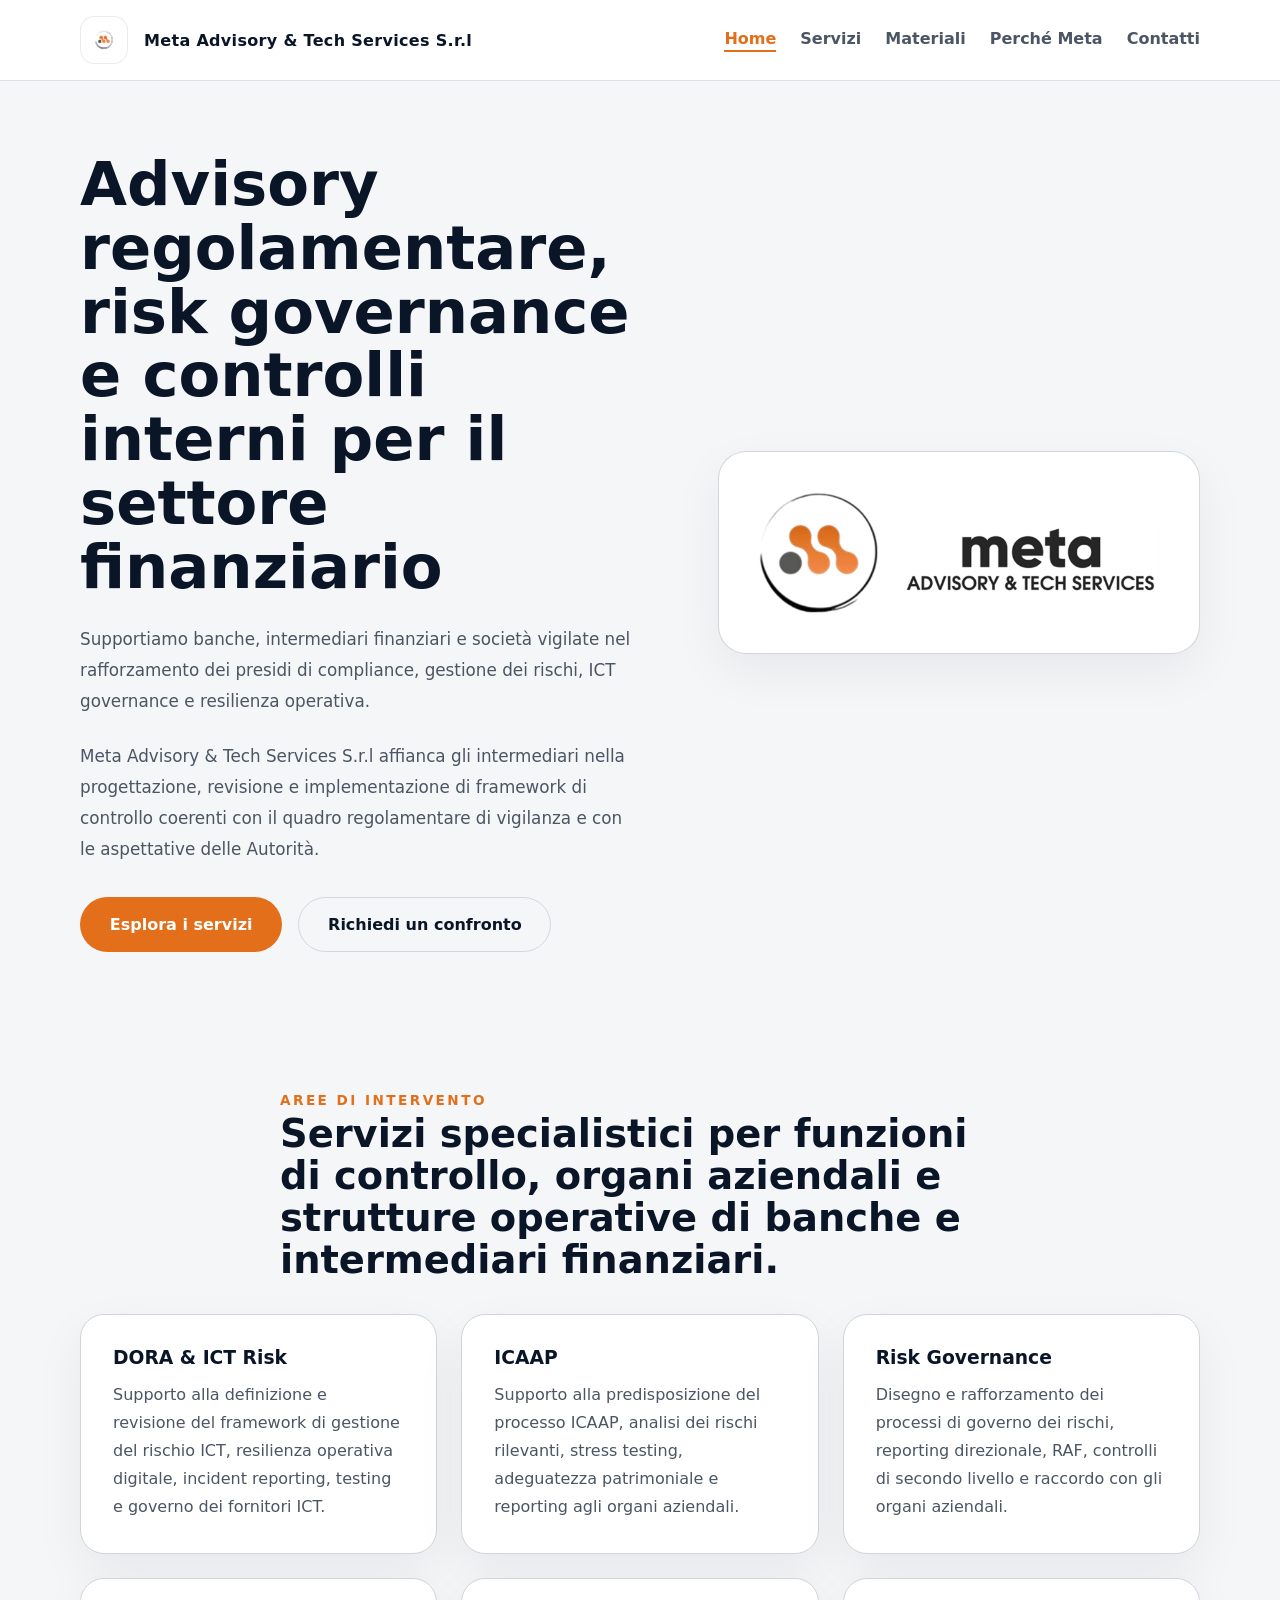
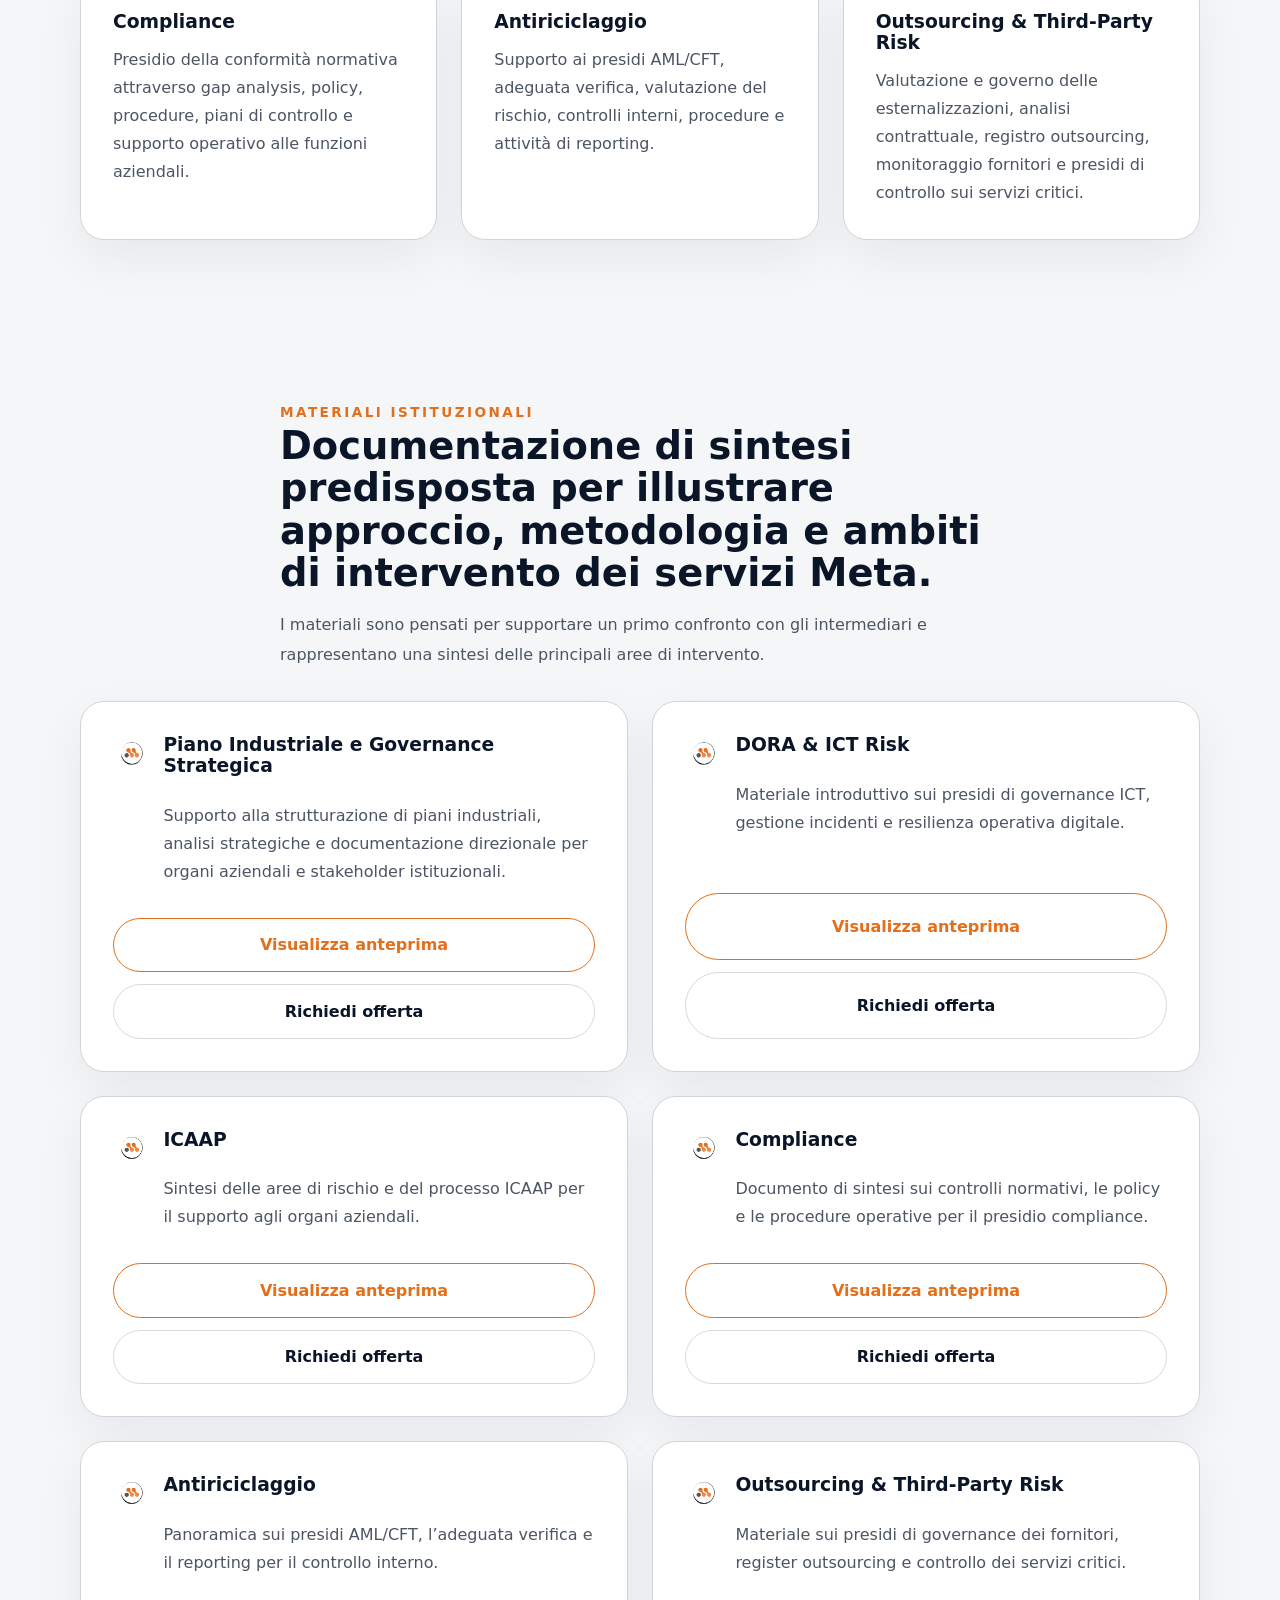
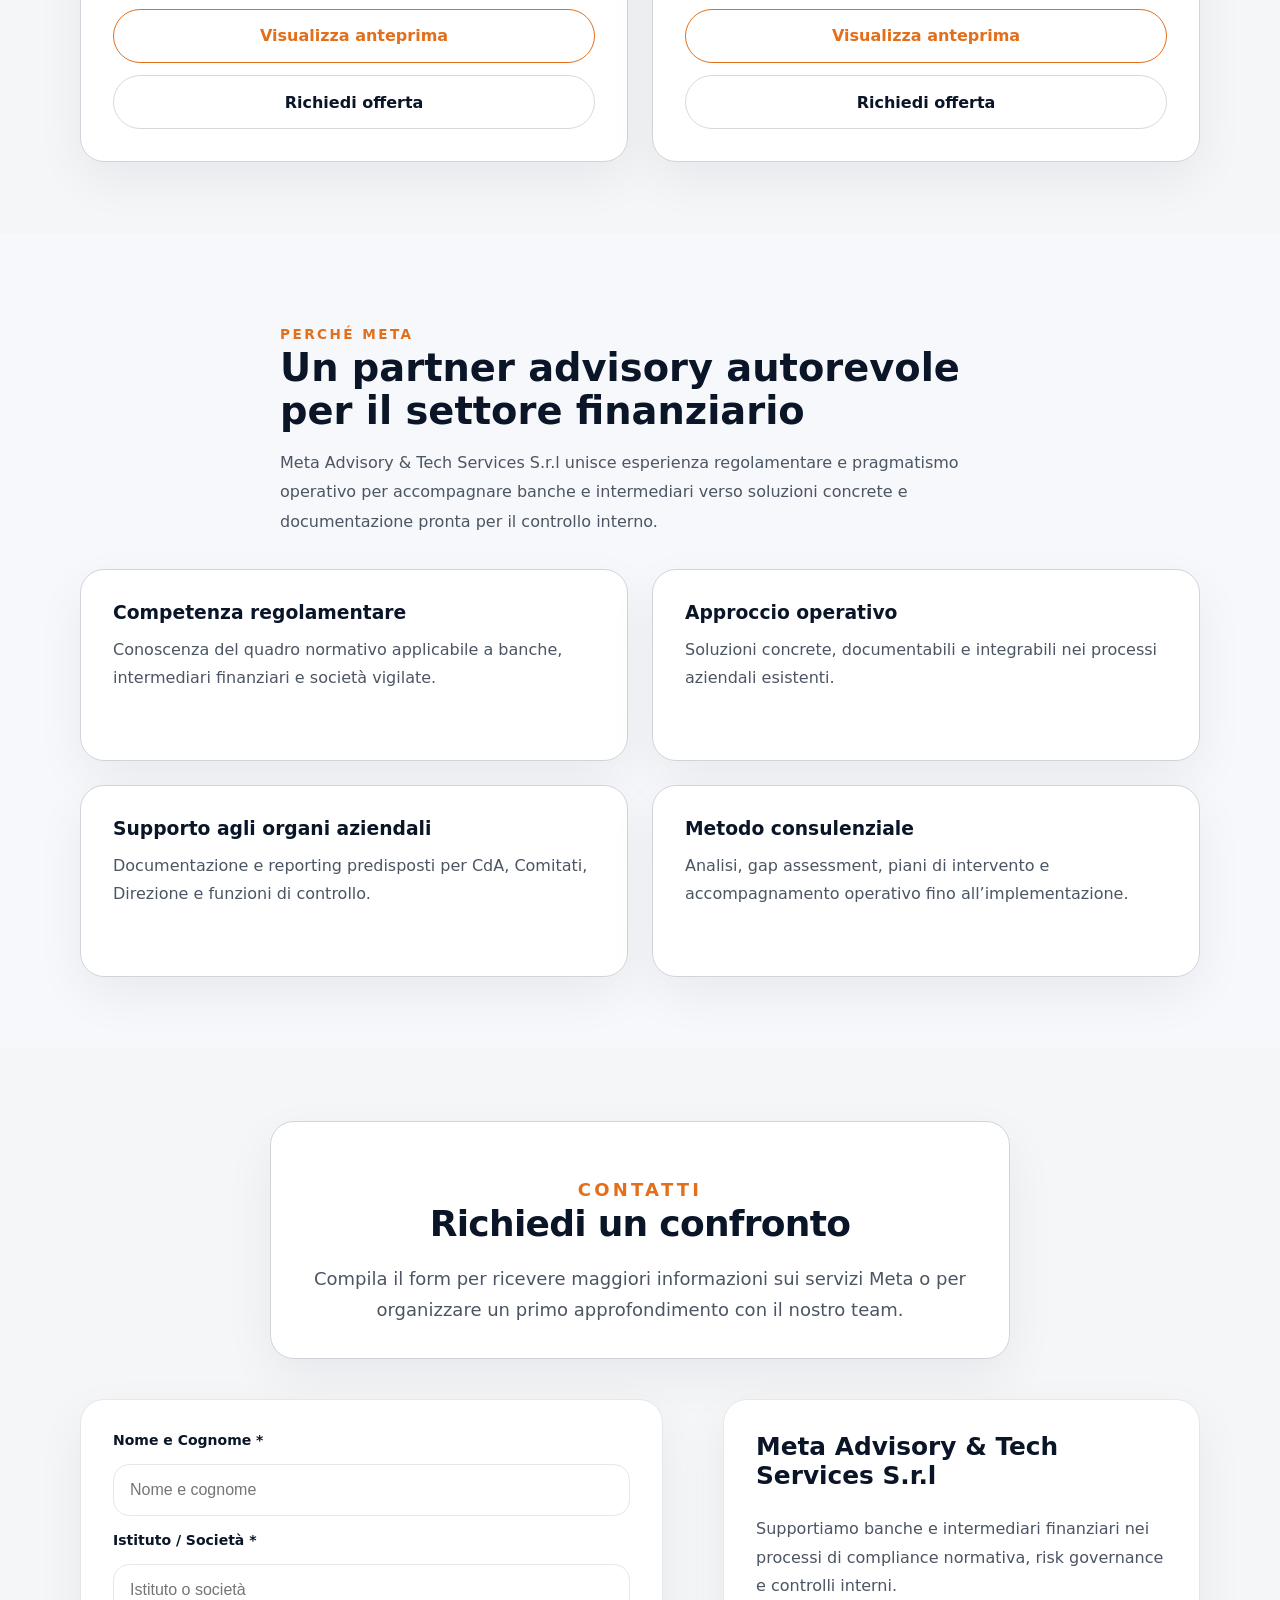
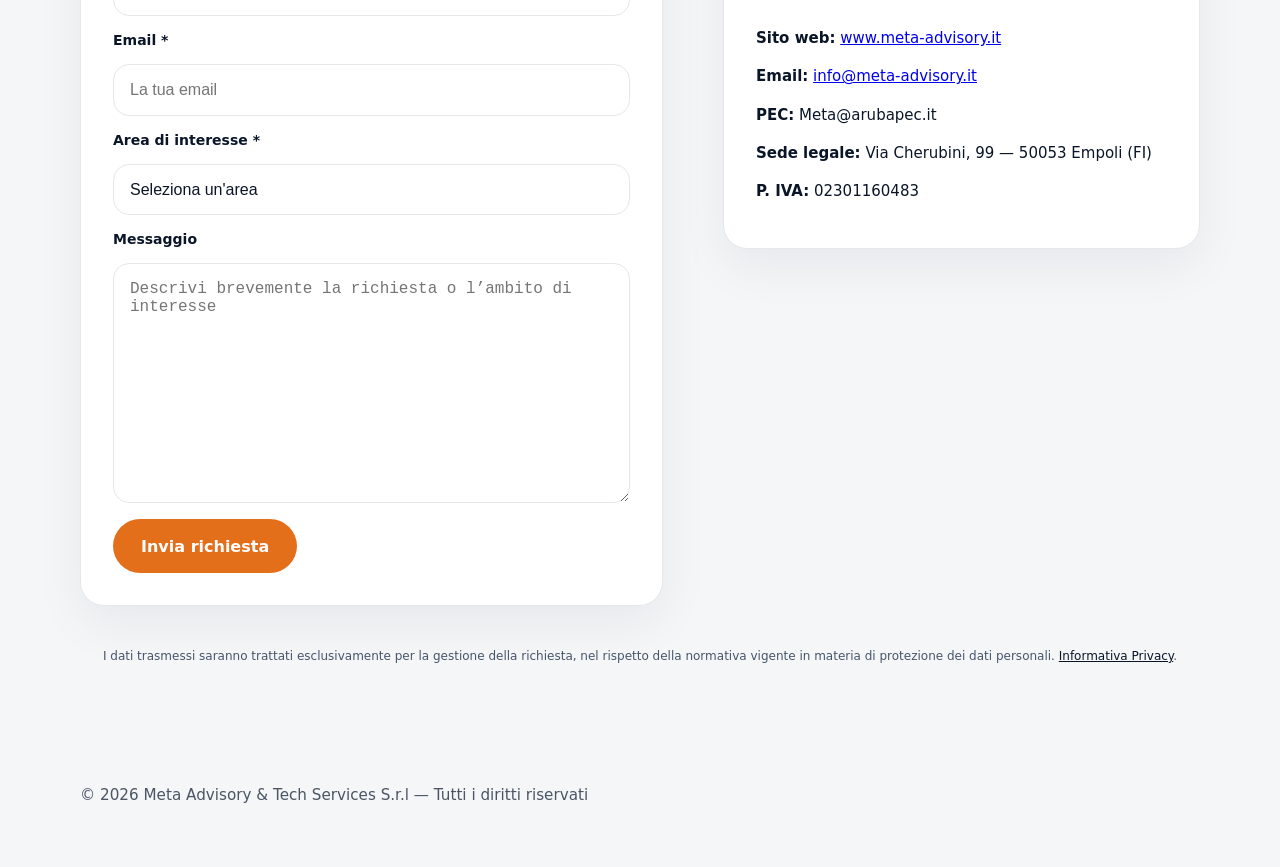
<file: index.html>
<!DOCTYPE html>
<html lang="it">
<head>
  <meta charset="UTF-8" />
  <meta name="viewport" content="width=device-width, initial-scale=1.0" />
  <title>Meta Advisory & Tech Services S.r.l</title>
  <meta name="description" content="Sito professionale per presentare servizi consulenziali destinati a banche, intermediari finanziari e società regolamentate." />
  <link rel="stylesheet" href="styles.css" />
</head>
<body>
  <div class="page-shell">
    <header class="site-header">
      <div class="container header-inner">
        <a class="brand" href="#hero">
          <span class="brand-mark">
            <img src="4.png" alt="Meta Advisory logo" />
          </span>
          <span>Meta Advisory & Tech Services S.r.l</span>
        </a>
        <nav class="main-nav" aria-label="Navigazione principale">
          <a href="#hero">Home</a>
          <a href="#services">Servizi</a>
          <a href="#presentations">Materiali</a>
          <a href="#why-meta">Perché Meta</a>
          <a href="#contact">Contatti</a>
        </nav>
      </div>
    </header>

    <main>
      <section id="hero" class="hero-section">
        <div class="container hero-grid">
          <div class="hero-copy">
            <h1>Advisory regolamentare, risk governance e controlli interni per il settore finanziario</h1>
            <p>Supportiamo banche, intermediari finanziari e società vigilate nel rafforzamento dei presidi di compliance, gestione dei rischi, ICT governance e resilienza operativa.</p>
            <p>Meta Advisory & Tech Services S.r.l affianca gli intermediari nella progettazione, revisione e implementazione di framework di controllo coerenti con il quadro regolamentare di vigilanza e con le aspettative delle Autorità.</p>
            <div class="hero-actions">
              <a class="btn btn-primary" href="#services">Esplora i servizi</a>
              <a class="btn btn-secondary" href="#contact">Richiedi un confronto</a>
            </div>
          </div>
          <div class="hero-image">
            <img src="Logo Meta copy.png" alt="Meta advisory logo" />
          </div>
        </div>
      </section>

      <section id="services" class="section services-section">
        <div class="container section-header-group">
          <p class="section-label">Aree di intervento</p>
          <h2>Servizi specialistici per funzioni di controllo, organi aziendali e strutture operative di banche e intermediari finanziari.</h2>
        </div>
        <div class="container card-grid">
          <article class="service-card">
            <h3>DORA & ICT Risk</h3>
            <p>Supporto alla definizione e revisione del framework di gestione del rischio ICT, resilienza operativa digitale, incident reporting, testing e governo dei fornitori ICT.</p>
          </article>
          <article class="service-card">
            <h3>ICAAP</h3>
            <p>Supporto alla predisposizione del processo ICAAP, analisi dei rischi rilevanti, stress testing, adeguatezza patrimoniale e reporting agli organi aziendali.</p>
          </article>
          <article class="service-card">
            <h3>Risk Governance</h3>
            <p>Disegno e rafforzamento dei processi di governo dei rischi, reporting direzionale, RAF, controlli di secondo livello e raccordo con gli organi aziendali.</p>
          </article>
          <article class="service-card">
            <h3>Compliance</h3>
            <p>Presidio della conformità normativa attraverso gap analysis, policy, procedure, piani di controllo e supporto operativo alle funzioni aziendali.</p>
          </article>
          <article class="service-card">
            <h3>Antiriciclaggio</h3>
            <p>Supporto ai presidi AML/CFT, adeguata verifica, valutazione del rischio, controlli interni, procedure e attività di reporting.</p>
          </article>
          <article class="service-card">
            <h3>Outsourcing & Third-Party Risk</h3>
            <p>Valutazione e governo delle esternalizzazioni, analisi contrattuale, registro outsourcing, monitoraggio fornitori e presidi di controllo sui servizi critici.</p>
          </article>
        </div>
      </section>

      <section id="presentations" class="section presentations-section">
        <div class="container section-header-group">
          <p class="section-label">Materiali istituzionali</p>
          <h2>Documentazione di sintesi predisposta per illustrare approccio, metodologia e ambiti di intervento dei servizi Meta.</h2>
          <p>I materiali sono pensati per supportare un primo confronto con gli intermediari e rappresentano una sintesi delle principali aree di intervento.</p>
        </div>
        <div class="container presentation-grid">
          <article class="presentation-card">
            <div class="presentation-card-header">
              <img src="4.png" alt="Meta logo" />
              <div>
                <h3>Piano Industriale e Governance Strategica</h3>
                <p>Supporto alla strutturazione di piani industriali, analisi strategiche e documentazione direzionale per organi aziendali e stakeholder istituzionali.</p>
              </div>
            </div>
            <div class="presentation-actions">
              <a class="btn btn-tertiary" href="Meta_Piano_Industriale_2026-2028_NUOVO%20TEMA.pptx" target="_blank" rel="noopener">Visualizza anteprima</a>
              <a class="btn btn-secondary" href="#contact">Richiedi offerta</a>
            </div>
          </article>
          <article class="presentation-card">
            <div class="presentation-card-header">
              <img src="4.png" alt="Meta logo" />
              <div>
                <h3>DORA & ICT Risk</h3>
                <p>Materiale introduttivo sui presidi di governance ICT, gestione incidenti e resilienza operativa digitale.</p>
              </div>
            </div>
            <div class="presentation-actions">
              <a class="btn btn-tertiary" href="META%20copy.pptx" target="_blank" rel="noopener">Visualizza anteprima</a>
              <a class="btn btn-secondary" href="#contact">Richiedi offerta</a>
            </div>
          </article>
          <article class="presentation-card">
            <div class="presentation-card-header">
              <img src="4.png" alt="Meta logo" />
              <div>
                <h3>ICAAP</h3>
                <p>Sintesi delle aree di rischio e del processo ICAAP per il supporto agli organi aziendali.</p>
              </div>
            </div>
            <div class="presentation-actions">
              <button class="btn btn-tertiary" data-preview="ICAAP">Visualizza anteprima</button>
              <a class="btn btn-secondary" href="#contact">Richiedi offerta</a>
            </div>
          </article>
          <article class="presentation-card">
            <div class="presentation-card-header">
              <img src="4.png" alt="Meta logo" />
              <div>
                <h3>Compliance</h3>
                <p>Documento di sintesi sui controlli normativi, le policy e le procedure operative per il presidio compliance.</p>
              </div>
            </div>
            <div class="presentation-actions">
              <button class="btn btn-tertiary" data-preview="Compliance">Visualizza anteprima</button>
              <a class="btn btn-secondary" href="#contact">Richiedi offerta</a>
            </div>
          </article>
          <article class="presentation-card">
            <div class="presentation-card-header">
              <img src="4.png" alt="Meta logo" />
              <div>
                <h3>Antiriciclaggio</h3>
                <p>Panoramica sui presidi AML/CFT, l’adeguata verifica e il reporting per il controllo interno.</p>
              </div>
            </div>
            <div class="presentation-actions">
              <button class="btn btn-tertiary" data-preview="Antiriciclaggio">Visualizza anteprima</button>
              <a class="btn btn-secondary" href="#contact">Richiedi offerta</a>
            </div>
          </article>
          <article class="presentation-card">
            <div class="presentation-card-header">
              <img src="4.png" alt="Meta logo" />
              <div>
                <h3>Outsourcing & Third-Party Risk</h3>
                <p>Materiale sui presidi di governance dei fornitori, register outsourcing e controllo dei servizi critici.</p>
              </div>
            </div>
            <div class="presentation-actions">
              <button class="btn btn-tertiary" data-preview="Outsourcing & Third-Party Risk">Visualizza anteprima</button>
              <a class="btn btn-secondary" href="#contact">Richiedi offerta</a>
            </div>
          </article>
        </div>
      </section>

      <section id="why-meta" class="section why-section">
        <div class="container section-header-group">
          <p class="section-label">Perché Meta</p>
          <h2>Un partner advisory autorevole per il settore finanziario</h2>
          <p>Meta Advisory & Tech Services S.r.l unisce esperienza regolamentare e pragmatismo operativo per accompagnare banche e intermediari verso soluzioni concrete e documentazione pronta per il controllo interno.</p>
        </div>
        <div class="container benefit-list">
          <article class="benefit-card">
            <h3>Competenza regolamentare</h3>
            <p>Conoscenza del quadro normativo applicabile a banche, intermediari finanziari e società vigilate.</p>
          </article>
          <article class="benefit-card">
            <h3>Approccio operativo</h3>
            <p>Soluzioni concrete, documentabili e integrabili nei processi aziendali esistenti.</p>
          </article>
          <article class="benefit-card">
            <h3>Supporto agli organi aziendali</h3>
            <p>Documentazione e reporting predisposti per CdA, Comitati, Direzione e funzioni di controllo.</p>
          </article>
          <article class="benefit-card">
            <h3>Metodo consulenziale</h3>
            <p>Analisi, gap assessment, piani di intervento e accompagnamento operativo fino all’implementazione.</p>
          </article>
        </div>
      </section>

      <section id="contact" class="section contact-section">
        <div class="container contact-header">
          <div class="contact-panel">
            <p class="section-label">Contatti</p>
            <h2>Richiedi un confronto</h2>
            <p>Compila il form per ricevere maggiori informazioni sui servizi Meta o per organizzare un primo approfondimento con il nostro team.</p>
          </div>
        </div>
        <div class="container contact-grid">
          <form class="contact-form" action="mailto:info@meta-advisory.it" method="post" enctype="text/plain">
            <label for="name">Nome e Cognome *</label>
            <input id="name" name="Nome e Cognome" type="text" placeholder="Nome e cognome" required />
            <label for="company">Istituto / Società *</label>
            <input id="company" name="Istituto / Società" type="text" placeholder="Istituto o società" required />
            <label for="email">Email *</label>
            <input id="email" name="Email" type="email" placeholder="La tua email" required />
            <label for="interest">Area di interesse *</label>
            <select id="interest" name="Area di interesse" required>
              <option value="">Seleziona un'area</option>
              <option value="DORA & ICT Risk">DORA & ICT Risk</option>
              <option value="ICAAP">ICAAP</option>
              <option value="Risk Governance">Risk Governance</option>
              <option value="Compliance">Compliance</option>
              <option value="Antiriciclaggio">Antiriciclaggio</option>
              <option value="Outsourcing & Third-Party Risk">Outsourcing & Third-Party Risk</option>
              <option value="Altro">Altro</option>
            </select>
            <label for="message">Messaggio</label>
            <textarea id="message" name="Messaggio" rows="5" placeholder="Descrivi brevemente la richiesta o l’ambito di interesse"></textarea>
            <button type="submit" class="btn btn-primary">Invia richiesta</button>
          </form>
          <aside class="company-data">
            <div class="company-card">
              <h3>Meta Advisory & Tech Services S.r.l</h3>
              <p>Supportiamo banche e intermediari finanziari nei processi di compliance normativa, risk governance e controlli interni.</p>
              <div class="company-details">
                <p><strong>Sito web:</strong> <a href="https://www.meta-advisory.it" target="_blank" rel="noopener">www.meta-advisory.it</a></p>
                <p><strong>Email:</strong> <a href="mailto:info@meta-advisory.it">info@meta-advisory.it</a></p>
                <p><strong>PEC:</strong> Meta@arubapec.it</p>
                <p><strong>Sede legale:</strong> Via Cherubini, 99 — 50053 Empoli (FI)</p>
                <p><strong>P. IVA:</strong> 02301160483</p>
              </div>
            </div>
          </aside>
        </div>
        <div class="container contact-disclaimer">
          <p>I dati trasmessi saranno trattati esclusivamente per la gestione della richiesta, nel rispetto della normativa vigente in materia di protezione dei dati personali. <a href="#">Informativa Privacy</a>.</p>
        </div>
      </section>
    </main>

    <footer class="site-footer">
      <div class="container footer-inner">
        <p>© 2026 Meta Advisory & Tech Services S.r.l — Tutti i diritti riservati</p>
      </div>
    </footer>
  </div>

  <div class="nav-sidebar" id="navSidebar" aria-hidden="true">
    <div class="nav-sidebar-backdrop"></div>
    <div class="nav-sidebar-panel">
      <div class="nav-sidebar-brand">
        <img src="4.png" alt="Meta Advisory logo" />
        <span>Meta Advisory</span>
      </div>
      <nav class="nav-sidebar-links">
        <a href="#hero">Home</a>
        <a href="#services">Servizi</a>
        <a href="#presentations">Materiali</a>
        <a href="#why-meta">Perché Meta</a>
        <a href="#contact">Contatti</a>
      </nav>
    </div>
  </div>

  <div class="modal" id="previewModal" aria-hidden="true">
    <div class="modal-backdrop" data-close></div>
    <div class="modal-panel" role="dialog" aria-modal="true" aria-labelledby="modalTitle">
      <button class="modal-close" data-close aria-label="Chiudi anteprima">×</button>
      <div class="modal-content">
        <h2 id="modalTitle">Anteprima presentazione</h2>
        <p id="modalDescription">Caricamento anteprima in corso...</p>
        <div class="modal-actions">
          <a class="btn btn-secondary" href="#contact">Richiedi offerta</a>
        </div>
      </div>
    </div>
  </div>

  <script src="script.js"></script>
</body>
</html>
</file>
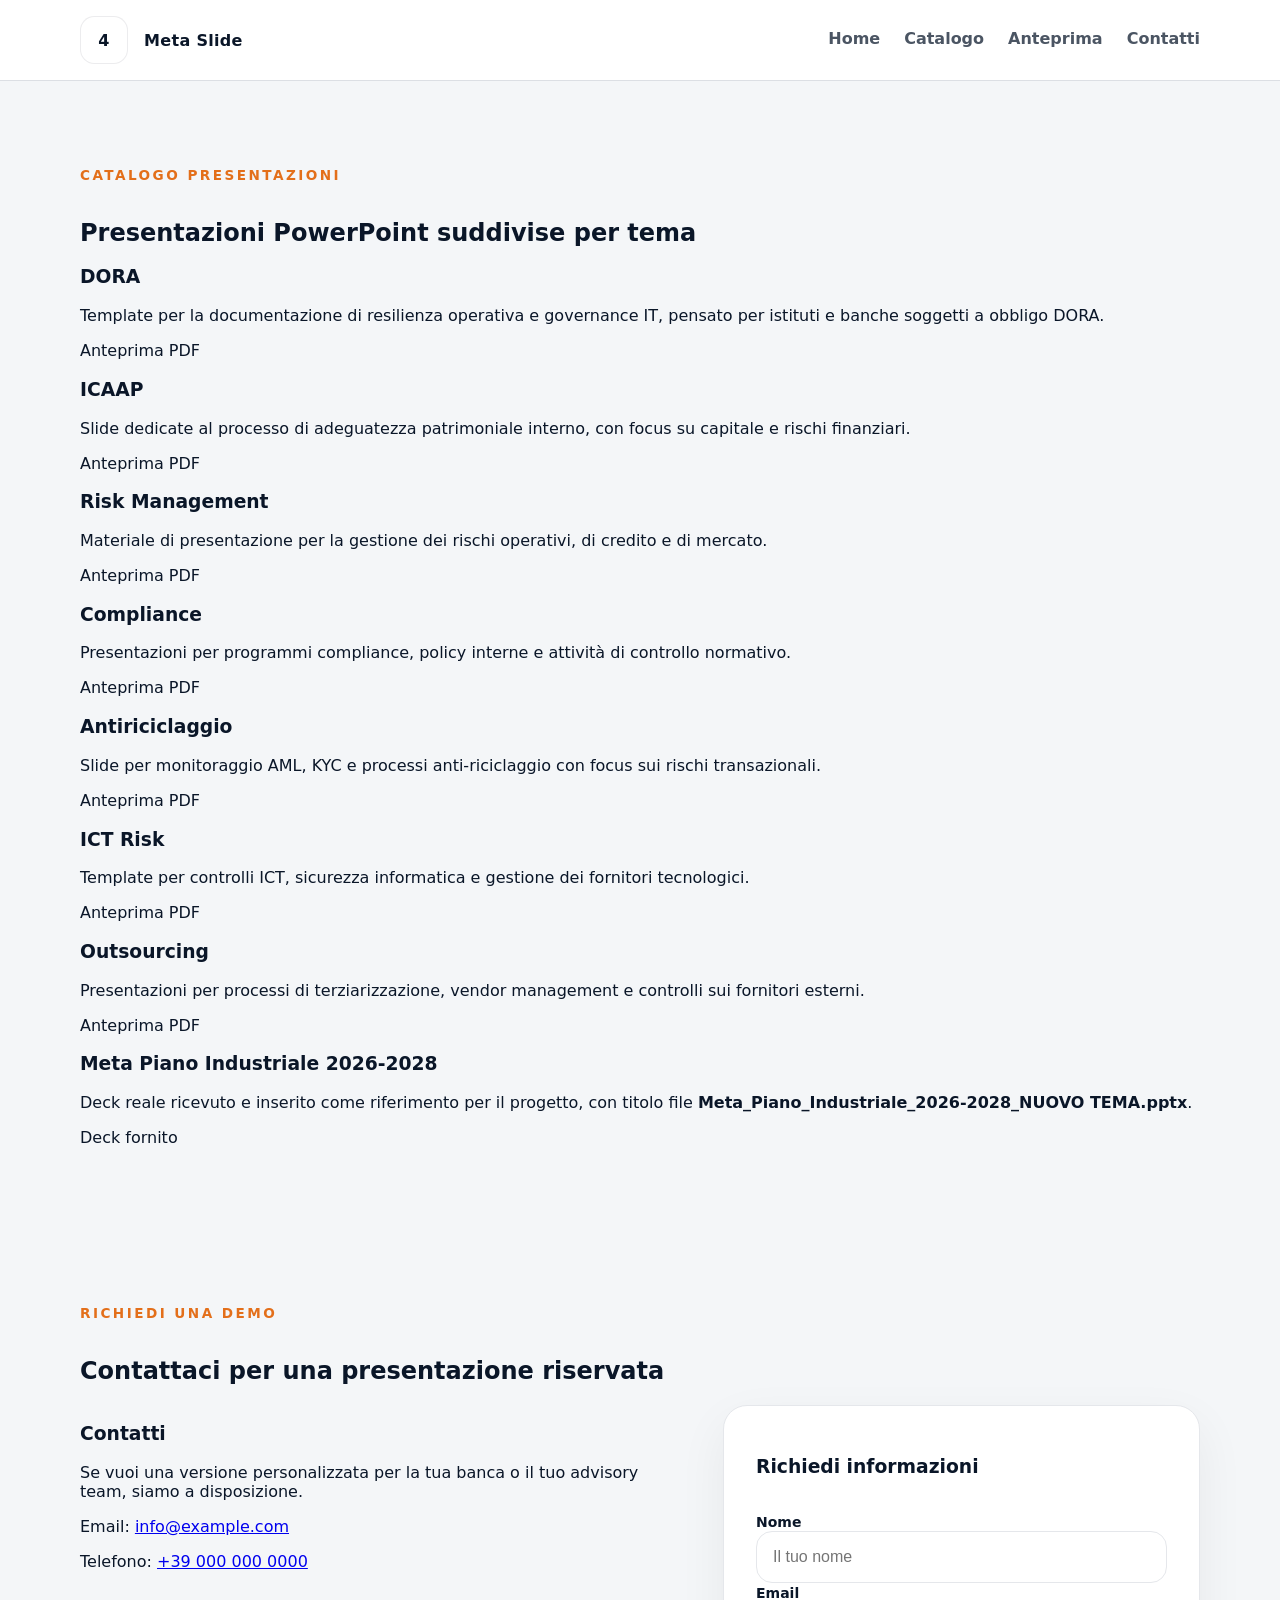
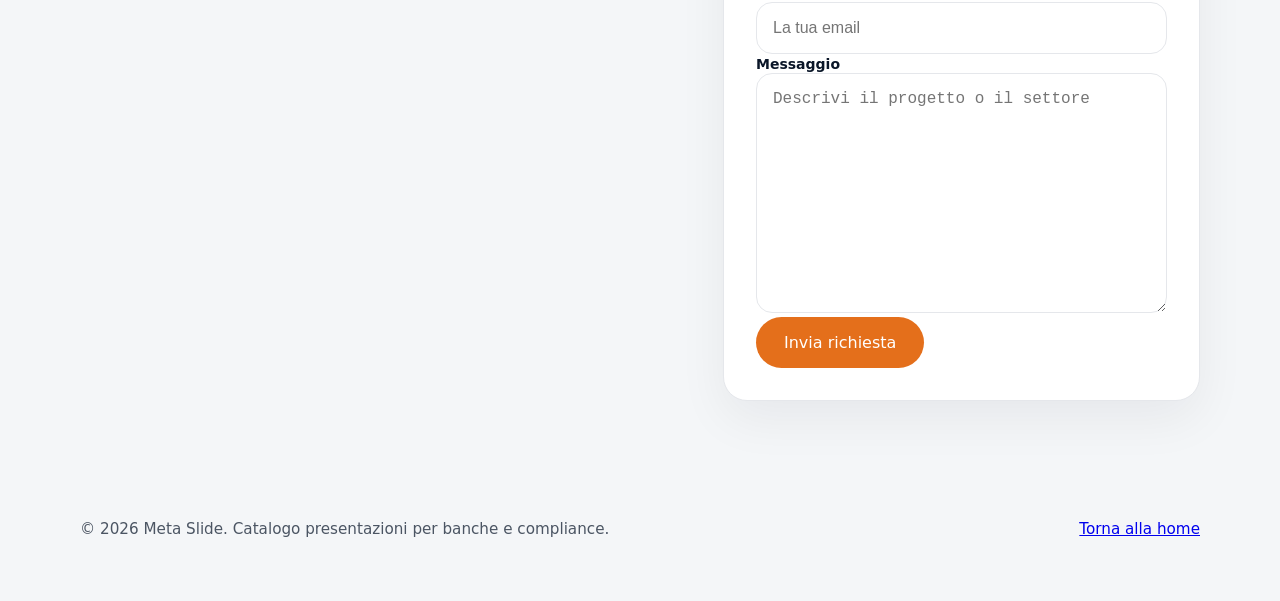
<file: catalog.html>
<!DOCTYPE html>
<html lang="it">
<head>
  <meta charset="UTF-8" />
  <meta name="viewport" content="width=device-width, initial-scale=1.0" />
  <title>Catalogo presentazioni | Meta Slide</title>
  <link rel="stylesheet" href="styles.css" />
</head>
<body>
  <header class="site-header">
    <div class="container header-inner">
      <a class="brand" href="index.html">
        <span class="brand-mark">4</span>
        <span>Meta Slide</span>
      </a>
      <nav class="main-nav" aria-label="Navigazione principale">
        <a href="index.html">Home</a>
        <a href="catalog.html">Catalogo</a>
        <a href="index.html#preview">Anteprima</a>
        <a href="index.html#contact">Contatti</a>
      </nav>
    </div>
  </header>

  <main class="container main-content">
    <section class="section feature-section">
      <div class="section-header">
        <p class="section-label">Catalogo presentazioni</p>
        <h2>Presentazioni PowerPoint suddivise per tema</h2>
      </div>
      <div class="catalog-grid">
        <article class="catalog-card">
          <h3>DORA</h3>
          <p>Template per la documentazione di resilienza operativa e governance IT, pensato per istituti e banche soggetti a obbligo DORA.</p>
          <span class="document-badge">Anteprima PDF</span>
        </article>
        <article class="catalog-card">
          <h3>ICAAP</h3>
          <p>Slide dedicate al processo di adeguatezza patrimoniale interno, con focus su capitale e rischi finanziari.</p>
          <span class="document-badge">Anteprima PDF</span>
        </article>
        <article class="catalog-card">
          <h3>Risk Management</h3>
          <p>Materiale di presentazione per la gestione dei rischi operativi, di credito e di mercato.</p>
          <span class="document-badge">Anteprima PDF</span>
        </article>
        <article class="catalog-card">
          <h3>Compliance</h3>
          <p>Presentazioni per programmi compliance, policy interne e attività di controllo normativo.</p>
          <span class="document-badge">Anteprima PDF</span>
        </article>
        <article class="catalog-card">
          <h3>Antiriciclaggio</h3>
          <p>Slide per monitoraggio AML, KYC e processi anti-riciclaggio con focus sui rischi transazionali.</p>
          <span class="document-badge">Anteprima PDF</span>
        </article>
        <article class="catalog-card">
          <h3>ICT Risk</h3>
          <p>Template per controlli ICT, sicurezza informatica e gestione dei fornitori tecnologici.</p>
          <span class="document-badge">Anteprima PDF</span>
        </article>
        <article class="catalog-card">
          <h3>Outsourcing</h3>
          <p>Presentazioni per processi di terziarizzazione, vendor management e controlli sui fornitori esterni.</p>
          <span class="document-badge">Anteprima PDF</span>
        </article>
        <article class="catalog-card">
          <h3>Meta Piano Industriale 2026-2028</h3>
          <p>Deck reale ricevuto e inserito come riferimento per il progetto, con titolo file <strong>Meta_Piano_Industriale_2026-2028_NUOVO TEMA.pptx</strong>.</p>
          <span class="document-badge">Deck fornito</span>
        </article>
      </div>
    </section>

    <section class="section contact-section">
      <div class="section-header">
        <p class="section-label">Richiedi una demo</p>
        <h2>Contattaci per una presentazione riservata</h2>
      </div>
      <div class="contact-grid">
        <div class="contact-card contact-details">
          <h3>Contatti</h3>
          <p>Se vuoi una versione personalizzata per la tua banca o il tuo advisory team, siamo a disposizione.</p>
          <p>Email: <a href="mailto:info@example.com">info@example.com</a></p>
          <p>Telefono: <a href="tel:+390000000000">+39 000 000 0000</a></p>
        </div>
        <div class="contact-card contact-form">
          <h3>Richiedi informazioni</h3>
          <form>
            <label for="name-catalog">Nome</label>
            <input id="name-catalog" type="text" placeholder="Il tuo nome" />
            <label for="email-catalog">Email</label>
            <input id="email-catalog" type="email" placeholder="La tua email" />
            <label for="message-catalog">Messaggio</label>
            <textarea id="message-catalog" rows="5" placeholder="Descrivi il progetto o il settore"></textarea>
            <button type="submit">Invia richiesta</button>
          </form>
        </div>
      </div>
    </section>
  </main>

  <footer class="site-footer">
    <div class="container footer-inner">
      <p>© 2026 Meta Slide. Catalogo presentazioni per banche e compliance.</p>
      <p><a href="index.html">Torna alla home</a></p>
    </div>
  </footer>
</body>
</html>
</file>
<file: styles.css>
:root {
  color-scheme: light;
  font-family: Inter, system-ui, -apple-system, BlinkMacSystemFont, "Segoe UI", sans-serif;
  color: #0A1628;
  background: #F4F6F8;
  --brand: #0A1628;
  --text: #0A1628;
  --muted: #4B5563;
  --surface: #FFFFFF;
  --border: #D1D5DB;
  --accent: #E36F1A;
  --accent-soft: #F7E2D0;
  --shadow: 0 24px 60px rgba(15, 23, 42, 0.05);
  --card-shadow: 0 18px 50px rgba(15, 23, 42, 0.06);
}
* {
  box-sizing: border-box;
}
html {
  scroll-behavior: smooth;
}
body {
  margin: 0;
  min-height: 100vh;
  background: #F4F6F8;
  color: var(--text);
}
img {
  max-width: 100%;
  display: block;
}
button,
a {
  font: inherit;
}
.container {
  width: min(1120px, calc(100% - 2rem));
  margin: 0 auto;
}
.site-header {
  position: sticky;
  top: 0;
  z-index: 20;
  backdrop-filter: blur(16px);
  background: #FFFFFF;
  border-bottom: 1px solid rgba(209, 213, 219, 0.75);
}
.header-inner {
  display: flex;
  align-items: center;
  justify-content: space-between;
  gap: 1rem;
  padding: 1rem 0;
}
.brand {
  display: inline-flex;
  align-items: center;
  gap: 1rem;
  color: var(--brand);
  font-weight: 700;
  letter-spacing: 0.02em;
  text-decoration: none;
}
.brand-mark {
  width: 3rem;
  height: 3rem;
  display: grid;
  place-items: center;
  border-radius: 0.9rem;
  background: #FFFFFF;
  border: 1px solid rgba(16, 22, 40, 0.08);
  padding: 0.5rem;
}
.brand-mark img {
  width: 100%;
  height: auto;
}
.main-nav {
  display: flex;
  flex-wrap: wrap;
  gap: 1.5rem;
}
.main-nav a {
  color: var(--muted);
  text-decoration: none;
  font-weight: 600;
  padding-bottom: 2px;
  border-bottom: 2px solid transparent;
  transition: color 0.2s ease, border-color 0.2s ease;
}
.main-nav a:hover,
.main-nav a:focus {
  color: var(--brand);
}
.main-nav a.active {
  color: var(--accent);
  border-bottom-color: var(--accent);
}
.nav-sidebar {
  display: none;
}
.nav-sidebar-backdrop {
  position: absolute;
  inset: 0;
  background: rgba(0, 0, 0, 0.4);
}
.nav-sidebar-panel {
  position: relative;
  width: 280px;
  height: 100%;
  background: #ffffff;
  padding: 2rem 1.5rem;
  display: flex;
  flex-direction: column;
  gap: 2rem;
  transform: translateX(-100%);
  transition: transform 0.3s ease;
  box-shadow: 4px 0 24px rgba(10, 22, 40, 0.12);
}
.nav-sidebar.open .nav-sidebar-panel {
  transform: translateX(0);
}
.nav-sidebar-brand {
  display: flex;
  align-items: center;
  gap: 0.75rem;
}
.nav-sidebar-brand img {
  width: 2.5rem;
  height: auto;
}
.nav-sidebar-brand span {
  font-weight: 700;
  font-size: 1rem;
  color: var(--brand);
}
.nav-sidebar-links {
  display: flex;
  flex-direction: column;
  gap: 0;
}
.nav-sidebar-links a {
  display: block;
  padding: 0.9rem 0.75rem;
  color: var(--muted);
  text-decoration: none;
  font-weight: 600;
  font-size: 1.05rem;
  border-left: 3px solid transparent;
  border-radius: 0 0.5rem 0.5rem 0;
  transition: color 0.2s, border-color 0.2s, background 0.2s;
}
.nav-sidebar-links a:hover,
.nav-sidebar-links a.active {
  color: var(--accent);
  border-left-color: var(--accent);
  background: rgba(227, 111, 26, 0.06);
}
.hero-section {
  padding: 4.5rem 0 3rem;
}
.hero-grid {
  display: grid;
  grid-template-columns: 1.1fr 0.9fr;
  gap: 3rem;
  align-items: center;
}
.hero-copy {
  max-width: 560px;
}
.eyebrow {
  margin: 0 0 1rem;
  display: inline-flex;
  padding: 0.6rem 1rem;
  background: rgba(228, 111, 27, 0.12);
  color: var(--accent);
  font-size: 0.85rem;
  font-weight: 700;
  letter-spacing: 0.12em;
  text-transform: uppercase;
  border-radius: 999px;
}
.hero-section h1 {
  margin: 0;
  font-size: clamp(2.6rem, 5vw, 3.8rem);
  line-height: 1.05;
}
.hero-section p {
  margin: 1.5rem 0 0;
  color: var(--muted);
  max-width: 40rem;
  font-size: 1.05rem;
  line-height: 1.85;
}
.hero-actions {
  display: flex;
  flex-wrap: wrap;
  gap: 1rem;
  margin-top: 2rem;
}
.btn {
  display: inline-flex;
  align-items: center;
  justify-content: center;
  min-height: 3.4rem;
  padding: 0 1.8rem;
  border-radius: 999px;
  border: 1px solid transparent;
  font-weight: 700;
  text-decoration: none;
  transition: transform 0.2s ease, background-color 0.2s ease, border-color 0.2s ease;
}
.btn:hover,
.btn:focus {
  transform: translateY(-1px);
}
.btn-primary {
  background: var(--accent);
  color: #ffffff;
}
.btn-secondary {
  background: transparent;
  color: var(--brand);
  border-color: rgba(209, 213, 219, 0.9);
}
.btn-tertiary {
  background: transparent;
  color: var(--accent);
  border: 1px solid var(--accent);
}
.btn-tertiary:hover,
.btn-tertiary:focus {
  background: rgba(227, 111, 26, 0.08);
}
.hero-image {
  display: grid;
  place-items: center;
  padding: 2.5rem;
  background: #FFFFFF;
  border: 1px solid rgba(209, 213, 219, 0.95);
  border-radius: 1.75rem;
  box-shadow: var(--card-shadow);
}
.hero-image img {
  width: 36rem;
  max-width: 100%;
  height: auto;
}
.section {
  padding: 4.5rem 0;
}
.section-header-group {
  max-width: 720px;
  margin-bottom: 2rem;
}
.section-label {
  display: inline-flex;
  margin-bottom: 1rem;
  font-size: 0.85rem;
  font-weight: 700;
  letter-spacing: 0.18em;
  text-transform: uppercase;
  color: var(--accent);
}
.section-header-group h2 {
  margin: 0;
  font-size: clamp(2rem, 3vw, 2.8rem);
  line-height: 1.1;
  color: var(--brand);
}
.section-header-group p {
  margin: 1rem 0 0;
  color: var(--muted);
  line-height: 1.85;
}
.section-header-group .section-label {
  color: var(--accent);
}
.card-grid,
.presentation-grid,
.benefit-list,
.contact-grid {
  display: grid;
  gap: 1.5rem;
}
.card-grid {
  grid-template-columns: repeat(3, minmax(0, 1fr));
}
.service-card,
.presentation-card,
.benefit-card,
.contact-panel {
  background: #FFFFFF;
  border: 1px solid var(--border);
  border-radius: 1.5rem;
  box-shadow: var(--card-shadow);
  padding: 2rem;
}
.service-card img,
.presentation-card img,
.contact-panel img {
  width: 2.2rem;
  margin-bottom: 1.25rem;
}
.service-card h3,
.presentation-card h3,
.benefit-card h3,
.contact-panel h2 {
  margin: 0 0 0.85rem;
  color: var(--brand);
}
.service-card p,
.presentation-card p,
.benefit-card p,
.contact-panel p {
  margin: 0;
  color: var(--muted);
  line-height: 1.75;
}
.contact-panel .section-label {
  color: var(--accent);
}
.presentation-grid {
  grid-template-columns: repeat(2, minmax(0, 1fr));
}
.presentation-card {
  display: grid;
  grid-template-columns: 1fr;
  gap: 1rem;
}
.presentation-card-header {
  display: grid;
  grid-template-columns: auto 1fr;
  gap: 1rem;
  align-items: flex-start;
}
.presentation-card-header img {
  width: 2.4rem;
  height: auto;
}
.presentation-card > div,
.presentation-card-header > div {
  display: grid;
  gap: 0.75rem;
}
.presentation-actions {
  display: flex;
  flex-wrap: wrap;
  gap: 0.75rem;
  margin-top: 1rem;
}
.btn-tertiary {
  background: transparent;
  color: var(--accent);
  border: 1px solid var(--accent);
}
.btn-tertiary:hover,
.btn-tertiary:focus {
  background: rgba(227, 111, 26, 0.08);
}
.why-section {
  background: #F7F8FB;
}
.why-grid {
  display: grid;
  grid-template-columns: repeat(2, minmax(0, 1fr));
  gap: 1.5rem;
  align-items: stretch;
}
.why-copy {
  display: none;
}
.benefit-list {
  grid-template-columns: repeat(2, minmax(0, 1fr));
}
.benefit-card {
  min-height: 12rem;
}
.contact-header {
  text-align: center;
  max-width: 740px;
  margin: 0 auto 2.5rem;
}
.contact-header h2 {
  margin: 0;
  font-size: 36px;
  line-height: 1.05;
  letter-spacing: -0.02em;
}
.contact-header p {
  margin: 1.25rem auto 0;
  font-size: 18px;
  line-height: 1.75;
  color: var(--muted);
  max-width: 680px;
}
.contact-grid {
  grid-template-columns: 1.1fr 0.9fr;
  gap: 3.75rem;
  align-items: start;
}
.contact-form,
.company-card {
  background: #FFFFFF;
  border: 1px solid #E5E7EB;
  border-radius: 1.5rem;
  box-shadow: var(--card-shadow);
  padding: 2rem;
}
.contact-form {
  display: grid;
  gap: 1rem;
}
.contact-form label {
  font-size: 14px;
  font-weight: 600;
  color: var(--brand);
}
.contact-form input,
.contact-form textarea,
.contact-form select {
  width: 100%;
  padding: 1rem 1rem;
  border-radius: 1rem;
  border: 1px solid #E5E7EB;
  background: #FFFFFF;
  color: var(--brand);
  font-size: 16px;
}
.contact-form input:focus,
.contact-form textarea:focus,
.contact-form select:focus {
  outline: none;
  border-color: #E46F1B;
  box-shadow: 0 0 0 4px rgba(228, 111, 26, 0.12);
}
.contact-form textarea {
  min-height: 240px;
  resize: vertical;
}
.contact-form select {
  appearance: none;
}
.contact-form button {
  width: fit-content;
  padding: 1rem 1.75rem;
  border-radius: 999px;
  border: none;
  background: #E46F1B;
  color: #FFFFFF;
  font-size: 16px;
}
.contact-form button:hover,
.contact-form button:focus {
  background: #C85F12;
}
.company-data {
  display: grid;
}
.company-card h3 {
  margin-top: 0;
  font-size: 1.55rem;
  color: var(--brand);
}
.company-card p {
  margin: 1rem 0 1.5rem;
  color: var(--muted);
  line-height: 1.8;
  font-size: 16px;
}
.company-details p {
  margin: 0.75rem 0;
  color: var(--brand);
  line-height: 1.75;
  font-size: 15px;
}
.company-details strong {
  color: var(--brand);
  font-weight: 700;
}
.contact-disclaimer {
  margin-top: 2.5rem;
  text-align: center;
}
.contact-disclaimer p {
  margin: 0;
  color: #475569;
  font-size: 12px;
  line-height: 1.7;
}
.contact-disclaimer a {
  color: #0A1628;
  text-decoration: underline;
}

.site-footer {
  padding: 2rem 0 3rem;
}
.footer-inner {
  display: flex;
  justify-content: space-between;
  gap: 1rem;
  flex-wrap: wrap;
  color: var(--muted);
  font-size: 0.95rem;
}
.modal {
  position: fixed;
  inset: 0;
  display: none;
  align-items: center;
  justify-content: center;
  z-index: 50;
}
.modal.open {
  display: flex;
}
.modal-backdrop {
  position: absolute;
  inset: 0;
  background: rgba(0, 0, 0, 0.35);
}
.modal-panel {
  position: relative;
  z-index: 1;
  width: min(680px, calc(100% - 2rem));
  padding: 2rem;
  border-radius: 1.5rem;
  background: #FFFFFF;
  box-shadow: 0 36px 90px rgba(10, 22, 40, 0.16);
}
.modal-close {
  position: absolute;
  top: 1rem;
  right: 1rem;
  background: transparent;
  border: none;
  color: var(--muted);
  font-size: 1.75rem;
  cursor: pointer;
}
.modal-content h2 {
  margin: 0 0 1rem;
}
.modal-content p {
  margin: 0 0 1.5rem;
  color: var(--muted);
  line-height: 1.8;
}
.modal-actions {
  display: flex;
  gap: 1rem;
}
@media (max-width: 980px) {
  .hero-grid,
  .why-grid,
  .contact-grid,
  .presentation-grid,
  .card-grid,
  .benefit-list {
    grid-template-columns: 1fr;
  }  .presentation-card {
    grid-template-columns: 1fr;
  }
}
@media (max-width: 700px) {
  .main-nav {
    display: none;
  }
  .brand {
    cursor: pointer;
  }
  .brand span:last-child {
    font-size: 0.85rem;
  }
  .nav-sidebar {
    display: block;
    position: fixed;
    inset: 0;
    z-index: 200;
    pointer-events: none;
    visibility: hidden;
  }
  .nav-sidebar.open {
    pointer-events: all;
    visibility: visible;
  }
  .nav-sidebar-backdrop {
    opacity: 0;
    transition: opacity 0.3s ease;
  }
  .nav-sidebar.open .nav-sidebar-backdrop {
    opacity: 1;
  }
  .hero-section {
    padding-top: 2.5rem;
  }
  .hero-image {
    display: none;
  }
  .hero-actions {
    flex-direction: column;
  }
  .section {
    padding: 3rem 0;
  }
}
</file>
